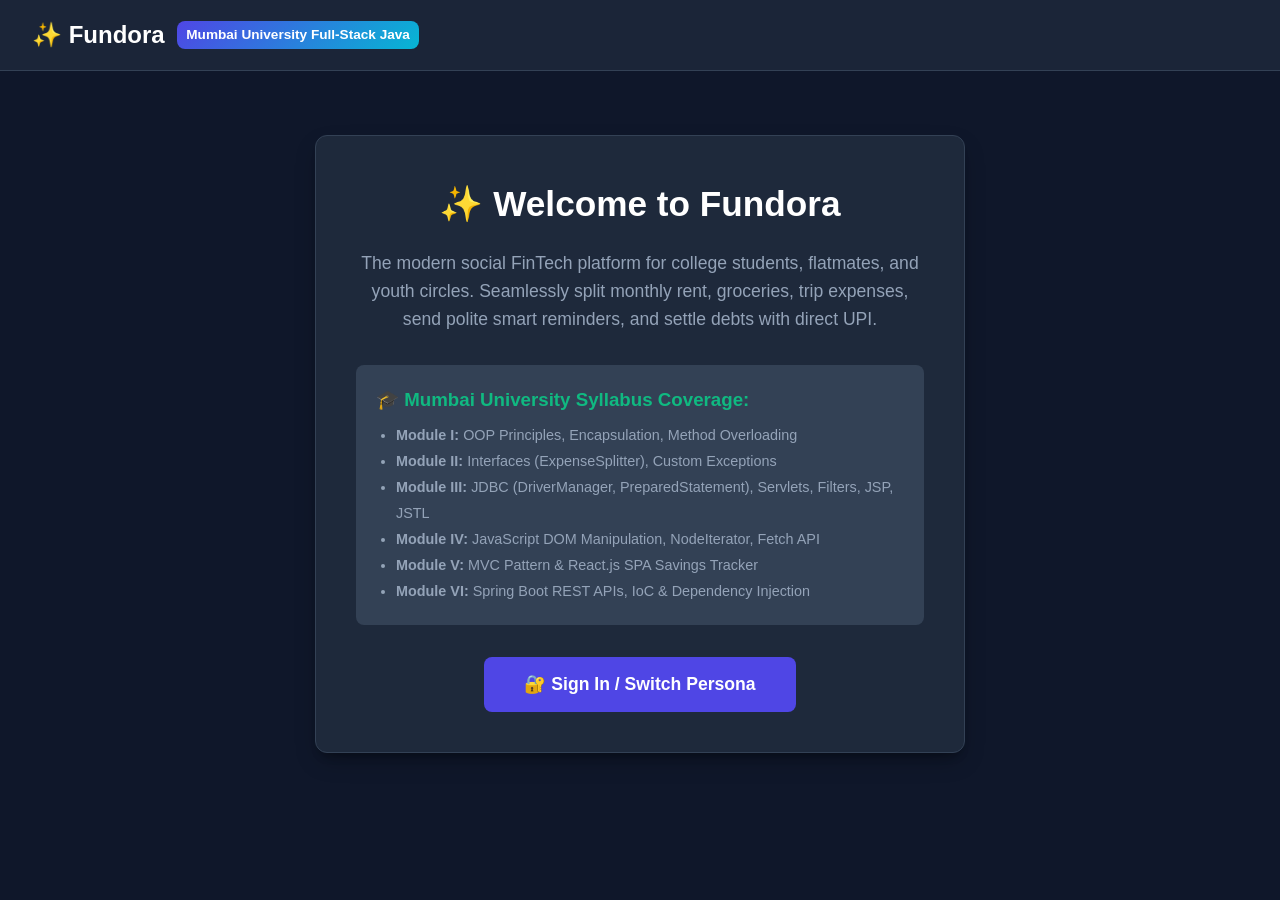
<file: public/index.html>
<!DOCTYPE html>
<html lang="en">
<head>
    <meta charset="UTF-8">
    <meta name="viewport" content="width=device-width, initial-scale=1.0">
    <title>Fundora - Social FinTech for Flatmates & Trips</title>
    <link rel="stylesheet" href="static/css/styles.css">
</head>
<body>

    <header class="navbar">
        <a href="index.html" class="brand">
            <span>✨ Fundora</span>
            <span class="brand-badge">Mumbai University Full-Stack Java</span>
        </a>
    </header>

    <div class="container" style="text-align: center; margin-top: 4rem;">
        <div class="card" style="max-width: 650px; margin: 0 auto; padding: 2.5rem;">
            <h1 style="font-size: 2.2rem; color: #fff; margin-bottom: 1rem;">✨ Welcome to Fundora</h1>
            <p style="color: var(--text-muted); font-size: 1.1rem; margin-bottom: 2rem;">
                The modern social FinTech platform for college students, flatmates, and youth circles. 
                Seamlessly split monthly rent, groceries, trip expenses, send polite smart reminders, and settle debts with direct UPI.
            </p>

            <div style="background: var(--bg-card-alt); padding: 1.25rem; border-radius: 8px; margin-bottom: 2rem; text-align: left;">
                <h3 style="color: var(--accent); margin-bottom: 0.5rem;">🎓 Mumbai University Syllabus Coverage:</h3>
                <ul style="color: var(--text-muted); font-size: 0.9rem; padding-left: 1.25rem; line-height: 1.8;">
                    <li><strong>Module I:</strong> OOP Principles, Encapsulation, Method Overloading</li>
                    <li><strong>Module II:</strong> Interfaces (ExpenseSplitter), Custom Exceptions</li>
                    <li><strong>Module III:</strong> JDBC (DriverManager, PreparedStatement), Servlets, Filters, JSP, JSTL</li>
                    <li><strong>Module IV:</strong> JavaScript DOM Manipulation, NodeIterator, Fetch API</li>
                    <li><strong>Module V:</strong> MVC Pattern & React.js SPA Savings Tracker</li>
                    <li><strong>Module VI:</strong> Spring Boot REST APIs, IoC & Dependency Injection</li>
                </ul>
            </div>

            <div style="display: flex; justify-content: center;">
                <a href="login.html" class="btn btn-primary" style="font-size: 1.1rem; padding: 0.85rem 2.5rem;">
                    🔐 Sign In / Switch Persona
                </a>
            </div>
        </div>
    </div>

</body>
</html>
</file>
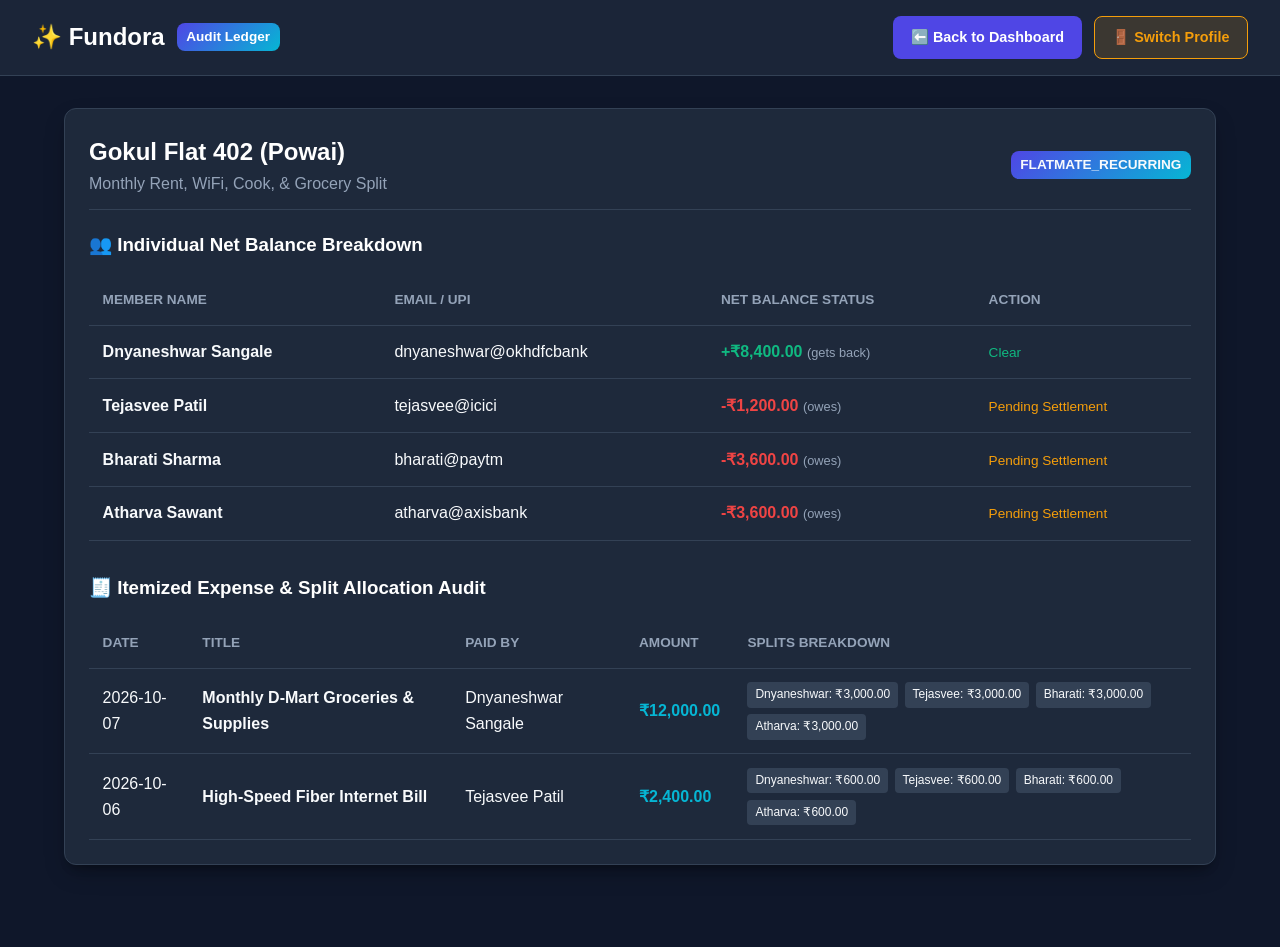
<file: public/ledger.html>
<!DOCTYPE html>
<html lang="en">
<head>
    <meta charset="UTF-8">
    <meta name="viewport" content="width=device-width, initial-scale=1.0">
    <title>Fundora - Detailed Group Ledger</title>
    <link rel="stylesheet" href="static/css/styles.css">
    <script src="static/js/demo-data.js"></script>
</head>
<body>

    <header class="navbar">
        <a href="dashboard.html" class="brand">
            <span>✨ Fundora</span>
            <span class="brand-badge">Audit Ledger</span>
        </a>
        <div style="display: flex; gap: 0.75rem;">
            <a id="backLink" href="dashboard.html" class="btn btn-primary">
                ⬅️ Back to Dashboard
            </a>
            <a href="login.html" class="btn btn-nudge" style="text-decoration: none;">
                🚪 Switch Profile
            </a>
        </div>
    </header>

    <div class="container">
        <div class="card" id="ledgerCard">
            <div class="card-header">
                <div>
                    <h1 class="card-title" style="font-size: 1.5rem;" id="groupName"></h1>
                    <p style="color: var(--text-muted);" id="groupDesc"></p>
                </div>
                <span class="brand-badge" id="groupType"></span>
            </div>

            <!-- Net balances summary breakdown -->
            <h3 style="margin-bottom: 1rem; color: #fff;">👥 Individual Net Balance Breakdown</h3>
            <table class="data-table" style="margin-bottom: 2rem;">
                <thead>
                    <tr>
                        <th>Member Name</th>
                        <th>Email / UPI</th>
                        <th>Net Balance Status</th>
                        <th>Action</th>
                    </tr>
                </thead>
                <tbody id="balancesBody"></tbody>
            </table>

            <!-- Itemized Expenses with Split Breakdowns -->
            <h3 style="margin-bottom: 1rem; color: #fff;">🧾 Itemized Expense & Split Allocation Audit</h3>
            <table class="data-table">
                <thead>
                    <tr>
                        <th>Date</th>
                        <th>Title</th>
                        <th>Paid By</th>
                        <th>Amount</th>
                        <th>Splits Breakdown</th>
                    </tr>
                </thead>
                <tbody id="expensesBody"></tbody>
            </table>
        </div>
    </div>

    <script>
        (function renderLedger() {
            const esc = FundoraDemo.escapeHTML;
            const inr = FundoraDemo.formatINR;
            const me = FundoraDemo.currentUser();
            const groups = FundoraDemo.groupsFor(me.id);
            const requested = new URLSearchParams(window.location.search).get('groupId');
            const groupId = groups.some(g => g.id === requested) ? requested : groups[0].id;
            const L = FundoraDemo.ledger(groupId);

            document.getElementById('backLink').href = `dashboard.html?groupId=${encodeURIComponent(groupId)}`;
            document.getElementById('groupName').textContent = L.group.name;
            document.getElementById('groupDesc').textContent = L.group.description;
            document.getElementById('groupType').textContent = L.group.groupType;

            document.getElementById('balancesBody').innerHTML = L.group.members.map(id => {
                const u = FundoraDemo.user(id);
                const bal = L.balances[id] || 0;
                const owes = bal < 0;
                return `
                <tr>
                    <td><strong>${esc(u.name)}</strong></td>
                    <td>${esc(u.upi)}</td>
                    <td style="font-weight: bold; color: ${owes ? 'var(--danger)' : 'var(--accent)'};">
                        ${owes ? '-' : '+'}₹${inr(Math.abs(bal))}
                        <span style="font-size: 0.8rem; font-weight: normal; color: var(--text-muted);">(${owes ? 'owes' : 'gets back'})</span>
                    </td>
                    <td>${owes
                        ? '<span style="color: var(--warning); font-size: 0.85rem;">Pending Settlement</span>'
                        : '<span style="color: var(--accent); font-size: 0.85rem;">Clear</span>'}</td>
                </tr>`;
            }).join('');

            document.getElementById('expensesBody').innerHTML = L.expenses.length === 0
                ? '<tr><td colspan="5" style="text-align: center; color: var(--text-muted); padding: 1.5rem;">No expenses recorded yet in this group.</td></tr>'
                : L.expenses.map(e => `
                <tr>
                    <td>${esc(e.date)}</td>
                    <td><strong>${esc(e.title)}</strong></td>
                    <td>${esc(FundoraDemo.user(e.paidBy).name)}</td>
                    <td style="color: var(--secondary); font-weight: bold;">₹${inr(e.amount)}</td>
                    <td>
                        <div style="display: flex; flex-wrap: wrap; gap: 0.4rem;">
                            ${Object.entries(e.splits).map(([uid, share]) => `
                                <span style="background: var(--bg-card-alt); padding: 0.2rem 0.5rem; border-radius: 4px; font-size: 0.75rem;">
                                    ${esc(FundoraDemo.user(uid).name.split(' ')[0])}: ₹${inr(share)}
                                </span>`).join('')}
                        </div>
                    </td>
                </tr>`).join('');
        })();
    </script>

</body>
</html>
</file>
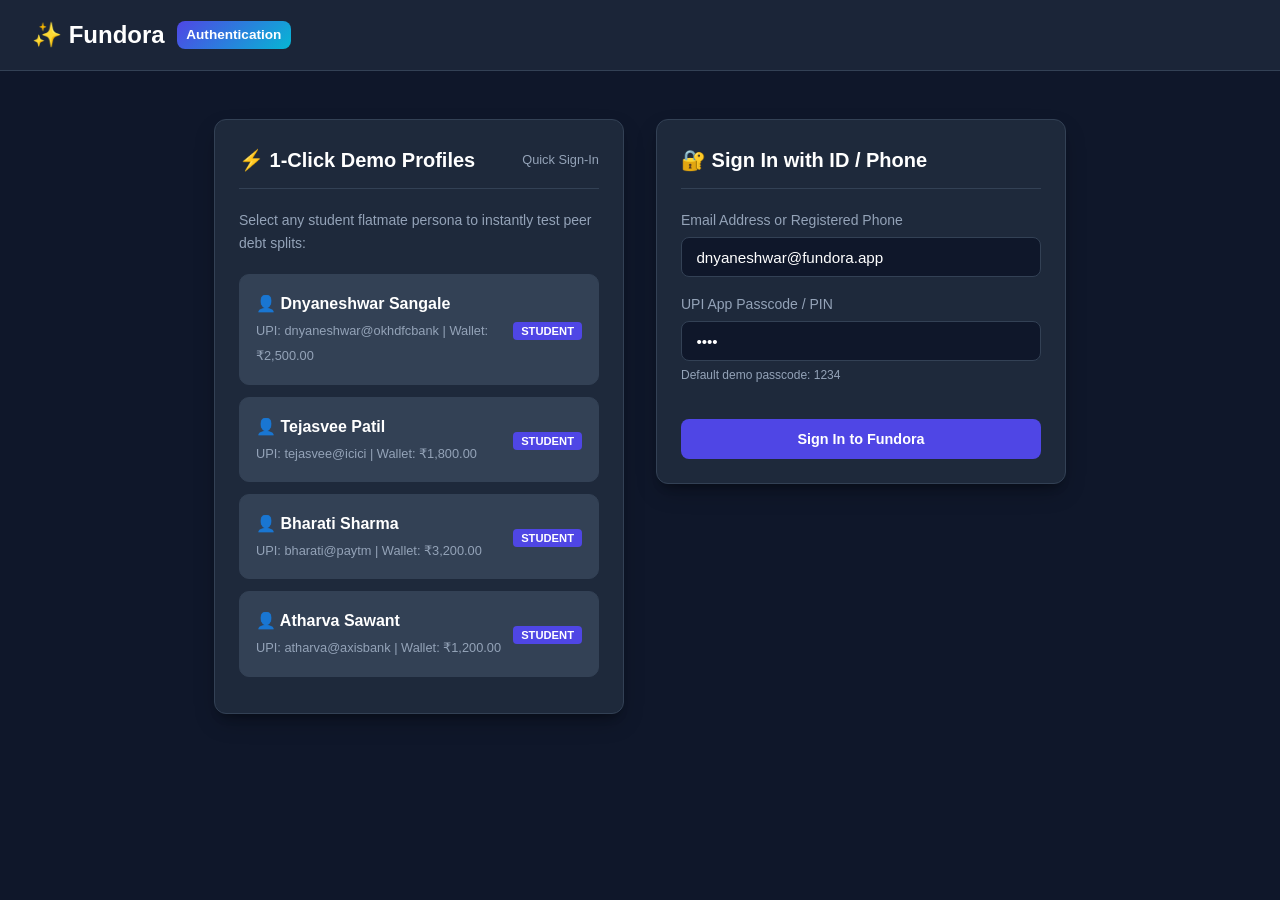
<file: public/login.html>
<!DOCTYPE html>
<html lang="en">
<head>
    <meta charset="UTF-8">
    <meta name="viewport" content="width=device-width, initial-scale=1.0">
    <title>Fundora - Sign In / Persona Switcher</title>
    <link rel="stylesheet" href="static/css/styles.css">
    <style>
        .login-container { max-width: 900px; margin: 3rem auto; padding: 0 1.5rem; }
        .login-grid { display: grid; grid-template-columns: 1fr 1fr; gap: 2rem; align-items: start; }
        @media (max-width: 768px) { .login-grid { grid-template-columns: 1fr; } }
        .persona-card {
            background: var(--bg-card-alt); border: 1px solid var(--border-color); border-radius: 10px;
            padding: 1rem; margin-bottom: 0.75rem; display: flex; justify-content: space-between;
            align-items: center; cursor: pointer; transition: all 0.2s;
        }
        .persona-card:hover { border-color: var(--primary); transform: translateX(4px); background: rgba(79, 70, 229, 0.15); }
        .persona-name { font-weight: 600; color: #fff; display: block; }
        .persona-meta { font-size: 0.8rem; color: var(--text-muted); }
        .role-badge { background: var(--primary); color: #fff; font-size: 0.7rem; padding: 0.2rem 0.5rem; border-radius: 4px; font-weight: 600; }
        .role-badge.manager { background: #f59e0b; }
    </style>
</head>
<body>

    <header class="navbar">
        <a href="login.html" class="brand">
            <span>✨ Fundora</span>
            <span class="brand-badge">Authentication</span>
        </a>
    </header>

    <div class="login-container">
        <div class="login-grid">
            
            <!-- Left Panel: 1-Click Persona Quick Switcher -->
            <div class="card">
                <div class="card-header">
                    <h2 class="card-title">⚡ 1-Click Demo Profiles</h2>
                    <span style="font-size: 0.8rem; color: var(--text-muted);">Quick Sign-In</span>
                </div>
                <p style="color: var(--text-muted); font-size: 0.875rem; margin-bottom: 1.25rem;">
                    Select any student flatmate persona to instantly test peer debt splits:
                </p>

                <div class="persona-card" onclick="selectPersona(1)">
                    <div>
                        <span class="persona-name">👤 Dnyaneshwar Sangale</span>
                        <span class="persona-meta">UPI: dnyaneshwar@okhdfcbank | Wallet: ₹2,500.00</span>
                    </div>
                    <div><span class="role-badge">STUDENT</span></div>
                </div>

                <div class="persona-card" onclick="selectPersona(2)">
                    <div>
                        <span class="persona-name">👤 Tejasvee Patil</span>
                        <span class="persona-meta">UPI: tejasvee@icici | Wallet: ₹1,800.00</span>
                    </div>
                    <div><span class="role-badge">STUDENT</span></div>
                </div>

                <div class="persona-card" onclick="selectPersona(3)">
                    <div>
                        <span class="persona-name">👤 Bharati Sharma</span>
                        <span class="persona-meta">UPI: bharati@paytm | Wallet: ₹3,200.00</span>
                    </div>
                    <div><span class="role-badge">STUDENT</span></div>
                </div>

                <div class="persona-card" onclick="selectPersona(4)">
                    <div>
                        <span class="persona-name">👤 Atharva Sawant</span>
                        <span class="persona-meta">UPI: atharva@axisbank | Wallet: ₹1,200.00</span>
                    </div>
                    <div><span class="role-badge">STUDENT</span></div>
                </div>
            </div>

            <!-- Right Panel: Standard Credentials Form -->
            <div class="card">
                <div class="card-header">
                    <h2 class="card-title">🔐 Sign In with ID / Phone</h2>
                </div>
                <form onsubmit="handleFormLogin(event)">
                    <div id="loginError" class="alert-box alert-danger" style="display: none;" role="alert"></div>
                    <div class="form-group">
                        <label class="form-label">Email Address or Registered Phone</label>
                        <input type="text" id="emailInput" class="form-control" placeholder="e.g. dnyaneshwar@fundora.app" value="dnyaneshwar@fundora.app" required/>
                    </div>

                    <div class="form-group">
                        <label class="form-label">UPI App Passcode / PIN</label>
                        <input type="password" class="form-control" placeholder="••••" value="1234"/>
                        <span style="font-size: 0.75rem; color: var(--text-muted);">Default demo passcode: 1234</span>
                    </div>

                    <button type="submit" class="btn btn-primary" style="width: 100%; margin-top: 1rem; padding: 0.75rem;">
                        Sign In to Fundora
                    </button>
                </form>
            </div>

        </div>
    </div>

    <script src="static/js/demo-data.js"></script>
    <script>
        function selectPersona(userId) {
            FundoraDemo.signIn(userId);
            window.location.href = 'dashboard.html';
        }
        function handleFormLogin(e) {
            e.preventDefault();
            const user = FundoraDemo.findUserByLogin(document.getElementById('emailInput').value);
            if (!user) {
                const box = document.getElementById('loginError');
                box.textContent = '⚠️ User not found. Use a demo email (e.g. tejasvee@fundora.app) or phone (e.g. 9820223344).';
                box.style.display = 'block';
                return;
            }
            selectPersona(user.id);
        }
    </script>
</body>
</html>
</file>
<file: public/static/css/styles.css>
/* =========================================================================
   FUNDORA SOCIAL FINTECH - MODERN DARK/LIGHT THEME STYLING
   ========================================================================= */

:root {
    --primary: #4f46e5;
    --primary-hover: #4338ca;
    --primary-light: #e0e7ff;
    --secondary: #06b6d4;
    --accent: #10b981;
    --danger: #ef4444;
    --warning: #f59e0b;
    --bg-main: #0f172a;
    --bg-card: #1e293b;
    --bg-card-alt: #334155;
    --text-main: #f8fafc;
    --text-muted: #94a3b8;
    --border-color: #334155;
    --radius: 12px;
    --shadow: 0 10px 25px -5px rgba(0, 0, 0, 0.3), 0 8px 10px -6px rgba(0, 0, 0, 0.3);
}

* {
    margin: 0;
    padding: 0;
    box-sizing: border-box;
    font-family: -apple-system, BlinkMacSystemFont, "Segoe UI", Roboto, Oxygen, Ubuntu, Cantarell, sans-serif;
}

body {
    background-color: var(--bg-main);
    color: var(--text-main);
    line-height: 1.6;
    padding-bottom: 50px;
}

.navbar {
    display: flex;
    justify-content: space-between;
    align-items: center;
    padding: 1rem 2rem;
    background-color: rgba(30, 41, 59, 0.85);
    backdrop-filter: blur(12px);
    border-bottom: 1px solid var(--border-color);
    position: sticky;
    top: 0;
    z-index: 100;
}

.brand {
    display: flex;
    align-items: center;
    gap: 0.75rem;
    font-size: 1.5rem;
    font-weight: 700;
    color: #fff;
    text-decoration: none;
}

.brand-badge {
    background: linear-gradient(135deg, var(--primary), var(--secondary));
    padding: 0.2rem 0.6rem;
    border-radius: 8px;
    font-size: 0.85rem;
    font-weight: 600;
}

.user-profile-badge {
    display: flex;
    align-items: center;
    gap: 0.75rem;
    background: var(--bg-card);
    padding: 0.5rem 1rem;
    border-radius: 9999px;
    border: 1px solid var(--border-color);
}

.container {
    max-width: 1200px;
    margin: 2rem auto;
    padding: 0 1.5rem;
}

.hero-stats-grid {
    display: grid;
    grid-template-columns: repeat(auto-fit, minmax(260px, 1fr));
    gap: 1.5rem;
    margin-bottom: 2rem;
}

.stat-card {
    background: var(--bg-card);
    padding: 1.5rem;
    border-radius: var(--radius);
    border: 1px solid var(--border-color);
    box-shadow: var(--shadow);
    transition: transform 0.2s ease;
}

.stat-card:hover {
    transform: translateY(-3px);
}

.stat-title {
    font-size: 0.875rem;
    color: var(--text-muted);
    text-transform: uppercase;
    letter-spacing: 0.05em;
    margin-bottom: 0.5rem;
}

.stat-value {
    font-size: 1.85rem;
    font-weight: 700;
    color: #fff;
}

.stat-value.positive { color: var(--accent); }
.stat-value.negative { color: var(--danger); }

.grid-2col {
    display: grid;
    grid-template-columns: 2fr 1fr;
    gap: 2rem;
    margin-bottom: 2rem;
}

@media (max-width: 860px) {
    .grid-2col {
        grid-template-columns: 1fr;
    }
}

.card {
    background: var(--bg-card);
    border-radius: var(--radius);
    border: 1px solid var(--border-color);
    box-shadow: var(--shadow);
    padding: 1.5rem;
    margin-bottom: 1.5rem;
}

.card-header {
    display: flex;
    justify-content: space-between;
    align-items: center;
    margin-bottom: 1.25rem;
    border-bottom: 1px solid var(--border-color);
    padding-bottom: 0.75rem;
}

.card-title {
    font-size: 1.25rem;
    font-weight: 600;
    color: #fff;
}

/* Debt & Nudge Action List */
.debt-item {
    display: flex;
    justify-content: space-between;
    align-items: center;
    padding: 1rem;
    background: var(--bg-card-alt);
    border-radius: 8px;
    margin-bottom: 0.75rem;
}

.debt-info {
    display: flex;
    flex-direction: column;
}

.debt-names {
    font-weight: 600;
    color: #fff;
}

.debt-upi {
    font-size: 0.8rem;
    color: var(--text-muted);
}

.debt-actions {
    display: flex;
    align-items: center;
    gap: 0.5rem;
}

.btn {
    display: inline-flex;
    align-items: center;
    justify-content: center;
    gap: 0.5rem;
    padding: 0.55rem 1.1rem;
    font-weight: 600;
    font-size: 0.9rem;
    border-radius: 8px;
    border: none;
    cursor: pointer;
    text-decoration: none;
    transition: all 0.2s;
}

.btn-primary {
    background: var(--primary);
    color: #fff;
}

.btn-primary:hover {
    background: var(--primary-hover);
}

.btn-accent {
    background: var(--accent);
    color: #fff;
}

.btn-accent:hover {
    filter: brightness(1.1);
}

.btn-nudge {
    background: rgba(245, 158, 11, 0.15);
    color: var(--warning);
    border: 1px solid var(--warning);
}

.btn-nudge:hover {
    background: rgba(245, 158, 11, 0.3);
}

.btn-upi {
    background: #0070ba;
    color: #fff;
}

.btn-upi:hover {
    background: #005ea6;
}

/* Forms */
.form-group {
    margin-bottom: 1rem;
}

.form-label {
    display: block;
    margin-bottom: 0.35rem;
    font-size: 0.875rem;
    color: var(--text-muted);
}

.form-control {
    width: 100%;
    padding: 0.65rem 0.9rem;
    background: var(--bg-main);
    border: 1px solid var(--border-color);
    border-radius: 8px;
    color: #fff;
    font-size: 0.95rem;
}

.form-control:focus {
    outline: none;
    border-color: var(--primary);
}

/* Table */
.data-table {
    width: 100%;
    border-collapse: collapse;
    margin-top: 0.5rem;
}

.data-table th, .data-table td {
    padding: 0.85rem;
    text-align: left;
    border-bottom: 1px solid var(--border-color);
}

.data-table th {
    color: var(--text-muted);
    font-size: 0.85rem;
    text-transform: uppercase;
}

/* Toast Alerts */
.toast-container {
    position: fixed;
    bottom: 2rem;
    right: 2rem;
    z-index: 1000;
    display: flex;
    flex-direction: column;
    gap: 0.75rem;
}

.toast {
    background: var(--bg-card);
    border: 1px solid var(--primary);
    box-shadow: var(--shadow);
    padding: 1rem 1.5rem;
    border-radius: var(--radius);
    color: #fff;
    display: flex;
    align-items: center;
    gap: 0.75rem;
    animation: slideIn 0.3s ease;
}

@keyframes slideIn {
    from { transform: translateX(100%); opacity: 0; }
    to { transform: translateX(0); opacity: 1; }
}

/* Modal Overlay & Card */
.modal-overlay {
    position: fixed;
    top: 0;
    left: 0;
    width: 100%;
    height: 100%;
    background: rgba(15, 23, 42, 0.78);
    backdrop-filter: blur(8px);
    display: flex;
    align-items: center;
    justify-content: center;
    z-index: 1000;
}

.modal-card {
    background: var(--bg-card);
    border: 1px solid var(--border-color);
    border-radius: var(--radius);
    box-shadow: 0 25px 50px -12px rgba(0, 0, 0, 0.6);
    width: 90%;
    max-width: 520px;
    padding: 1.75rem;
    position: relative;
    animation: modalFadeIn 0.2s ease-out;
}

@keyframes modalFadeIn {
    from {
        opacity: 0;
        transform: translateY(-12px) scale(0.97);
    }
    to {
        opacity: 1;
        transform: translateY(0) scale(1);
    }
}

.modal-header {
    display: flex;
    justify-content: space-between;
    align-items: center;
    margin-bottom: 1.25rem;
    padding-bottom: 0.75rem;
    border-bottom: 1px solid var(--border-color);
}

.modal-close {
    background: none;
    border: none;
    color: var(--text-muted);
    font-size: 1.6rem;
    line-height: 1;
    cursor: pointer;
    transition: color 0.2s;
}

.modal-close:hover {
    color: #fff;
}

/* Inline Alerts (flash messages on login / dashboard) */
.alert-box {
    padding: 0.85rem 1rem;
    border-radius: 8px;
    margin-bottom: 1.25rem;
    font-size: 0.9rem;
}

.alert-danger {
    background: rgba(239, 68, 68, 0.15);
    border: 1px solid var(--danger);
    color: #fca5a5;
}

.alert-success {
    background: rgba(16, 185, 129, 0.15);
    border: 1px solid var(--accent);
    color: #6ee7b7;
}

.toast.toast-success { border-color: var(--accent); }
.toast.toast-error { border-color: var(--danger); }

.btn:disabled {
    opacity: 0.6;
    cursor: not-allowed;
}

/* Small screens: let the navbar, debt rows and wide tables wrap or scroll instead of overflowing */
@media (max-width: 640px) {
    .navbar {
        flex-wrap: wrap;
        gap: 0.75rem;
        padding: 0.75rem 1rem;
    }

    .user-profile-badge {
        flex-wrap: wrap;
        border-radius: 12px;
    }

    .container {
        padding: 0 1rem;
    }

    .debt-item {
        flex-direction: column;
        align-items: flex-start;
        gap: 0.75rem;
    }

    .data-table {
        display: block;
        overflow-x: auto;
        white-space: nowrap;
    }

    .toast-container {
        left: 1rem;
        right: 1rem;
        bottom: 1rem;
    }
}
</file>
